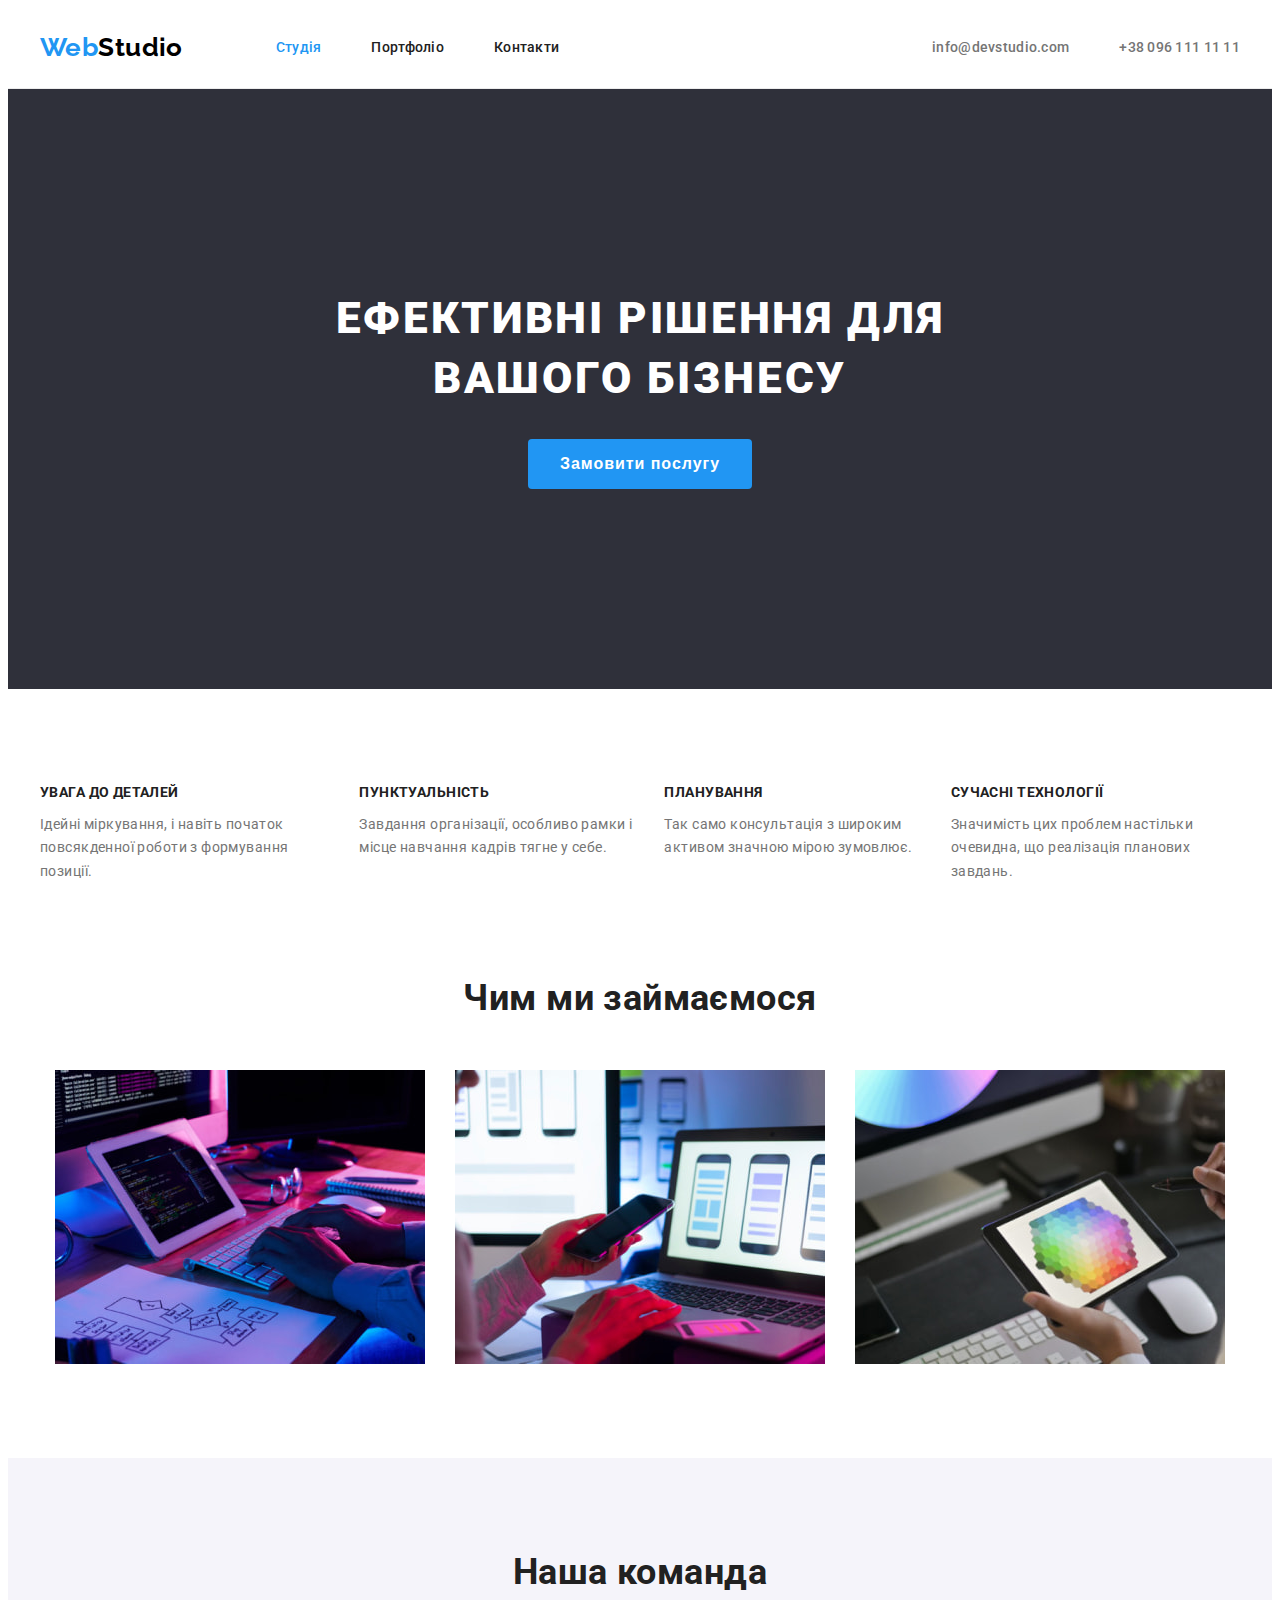
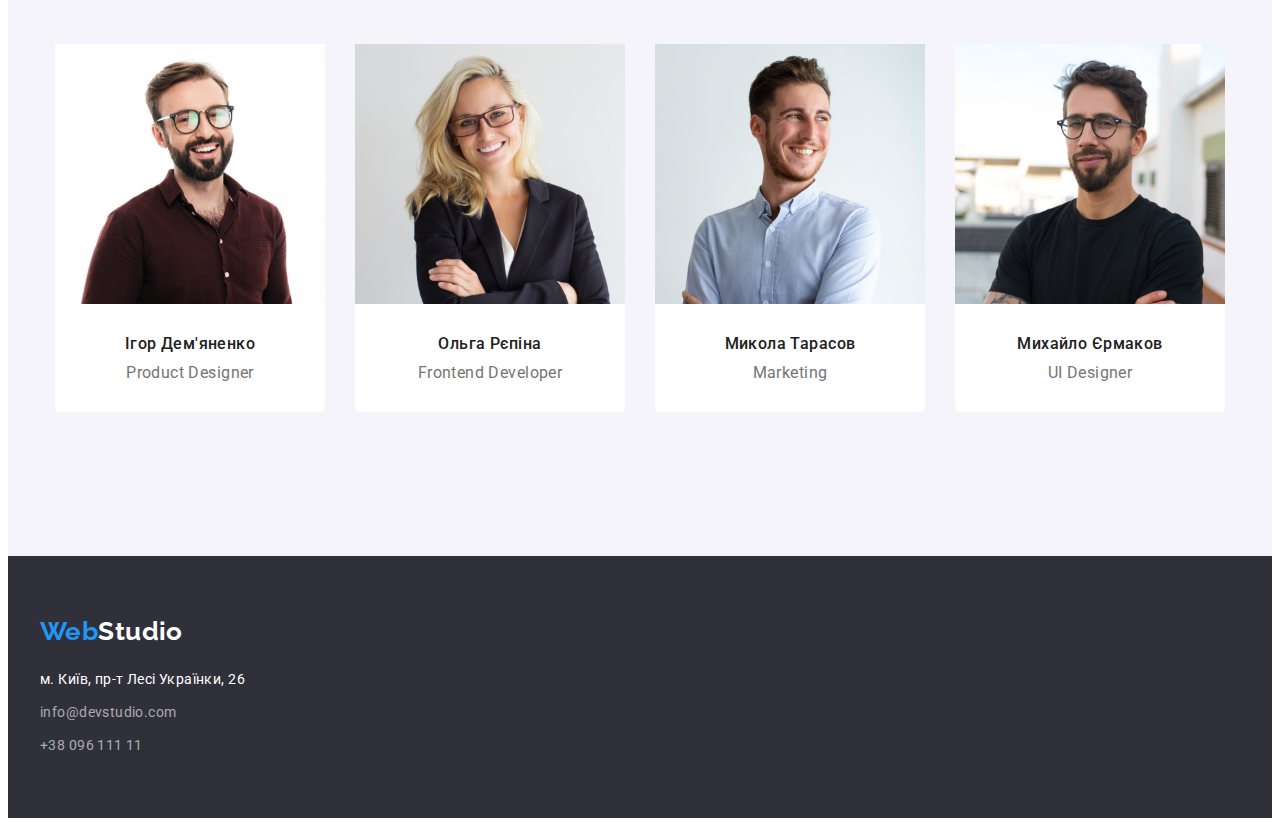
<file: index.html>
<!DOCTYPE html>
<html lang="uk">
  <head>
    <meta charset="UTF-8" />
    <meta http-equiv="X-UA-Compatible" content="IE=edge" />
    <meta name="viewport" content="width=device-width, initial-scale=1.0" />
    <title>WebStudio</title>
    <link rel="preconnect" href="https://fonts.googleapis.com" />
    <link rel="preconnect" href="https://fonts.gstatic.com" crossorigin />
    <link
      href="https://fonts.googleapis.com/css2?family=Raleway:wght@700&family=Roboto:wght@400;500;700&display=swap"
      rel="stylesheet"
    />
    <link
      rel="stylesheet"
      href="https://cdnjs.cloudflare.com/ajax/libs/modern-normalize/1.1.0/modern-normalize.min.css"
      integrity="sha512-wpPYUAdjBVSE4KJnH1VR1HeZfpl1ub8YT/NKx4PuQ5NmX2tKuGu6U/JRp5y+Y8XG2tV+wKQpNHVUX03MfMFn9Q=="
      crossorigin="anonymous"
      referrerpolicy="no-referrer"
    />
    <link rel="stylesheet" href="./css/styles.css" />
  </head>
  <body>
    <header class="header">
      <div class="container header-container">
        <nav class="navigation">
          <a class="logo" href="./index.html"
            >Web<span class="logo-header">Studio</span></a
          >
          <ul class="nav-list">
            <li class="nav-item">
              <a class="nav-link active" href="./index.html">Студія</a>
            </li>
            <li class="nav-item">
              <a class="nav-link" href="./portfolio.html">Портфоліо</a>
            </li>
            <li class="nav-item"><a class="nav-link" href="#">Контакти</a></li>
          </ul>
        </nav>

        <ul class="header-contact">
          <li class="header-contact-item">
            <a class="header-contact-link" href="mailto:info@devstudio.com"
              >info@devstudio.com</a
            >
          </li>
          <li class="header-contact-item">
            <a class="header-contact-link" href="tel:+380961111111"
              >+38 096 111 11 11</a
            >
          </li>
        </ul>
      </div>
    </header>

    <main class="main">
      <section class="hero">
          <h1 class="title">
            Ефективні рішення для <br />
            вашого бізнесу
          </h1>
          <button class="hero-button" type="button">Замовити послугу</button>
      </section>
      <section class="benefits section">
        <div class="container">
          <h2 class="section-title hidden">Про нас</h2>
          <ul class="benefits-list">
            <li class="benefits-item">
              <p class="benefits-subtitle">УВАГА ДО ДЕТАЛЕЙ</p>
              <p class="benefits-description">
                Ідейні міркування, і навіть початок повсякденної роботи з
                формування позиції.
              </p>
            </li>
            <li class="benefits-item">
              <p class="benefits-subtitle">ПУНКТУАЛЬНІСТЬ</p>
              <p class="benefits-description">
                Завдання організації, особливо рамки і місце навчання кадрів
                тягне у себе.
              </p>
            </li>
            <li class="benefits-item">
              <p class="benefits-subtitle">ПЛАНУВАННЯ</p>
              <p class="benefits-description">
                Так само консультація з широким активом значною мірою зумовлює.
              </p>
            </li>
            <li class="benefits-item">
              <p class="benefits-subtitle">СУЧАСНІ ТЕХНОЛОГІЇ</p>
              <p class="benefits-description">
                Значимість цих проблем настільки очевидна, що реалізація
                планових завдань.
              </p>
            </li>
          </ul>
        </div>
      </section>
      <section class="about section">
        <div class="container">
          <h2 class="section-title">Чим ми займаємося</h2>
          <ul class="about-list">
            <li class="about-item">
              <img
                class="images-about"
                src="./images/about1.jpg"
                alt="Розробка сайту"
                width="370"
              />
            </li>
            <li class="about-item">
              <img
                class="images-about"
                src="./images/about2.jpg"
                alt="Розробка мобільного додатку"
                width="370"
              />
            </li>
            <li class="about-item">
              <img
                class="images-about"
                src="./images/about3.jpg"
                alt="Розробка дизайну на планшеті"
                width="370"
              />
            </li>
          </ul>
        </div>
      </section>
      <section class="team section">
        <div class="container">
          <h2 class="section-title">Наша команда</h2>
          <ul class="team-list">
            <li class="team-item">
              <img
                class="image-team"
                src="./images/team1.jpg"
                alt="Чоловік з темним волоссям та бородою, в темній сорочці та в окулярах, який посміхається"
                width="270"
                height="260"
              />
              <p class="team-name">Ігор Дем'яненко</p>
              <p class="team-position">Product Designer</p>
            </li>
            <li class="team-item">
              <img
                class="image-team"
                src="./images/team2.jpg"
                alt="Блондинка в окулярах та в чорному піджаку, яка посміхається"
                width="270"
                height="260"
              />
              <p class="team-name">Ольга Рєпіна</p>
              <p class="team-position">Frontend Developer</p>
            </li>
            <li class="team-item">
              <img
                class="image-team"
                src="./images/team3.jpg"
                alt="Русявий чоловік у світлій сорочці, який посміхається"
                width="270"
                height="260"
              />
              <p class="team-name">Микола Тарасов</p>
              <p class="team-position">Marketing</p>
            </li>
            <li class="team-item">
              <img
                class="image-team"
                src="./images/team4.jpg"
                alt="Чоловік з темним волоссям та бородою, в чорній футболці та в окулярах"
                width="270"
                height="260"
              />
              <p class="team-name">Михайло Єрмаков</p>
              <p class="team-position">UI Designer</p>
            </li>
          </ul>
        </div>
      </section>
    </main>

    <footer class="footer">
      <div class="container">
        <a class="logo" href="#">Web<span class="logo-footer">Studio</span></a>
      <address class="address">
        <ul class="address-list">
          <li class="address-item">
            <a class="address-link first" href="#"
              >м. Київ, пр-т Лесі Українки, 26</a
            >
          </li>
          <li class="address-item">
            <a class="address-link" href="mailto:info@devstudio.com"
              >info@devstudio.com</a
            >
          </li>
          <li class="address-item">
            <a class="address-link" href="tel:+3809611111">+38 096 111 11</a>
          </li>
        </ul>
      </address>
      </div>
    </footer>
  </body>
</html>
</file>
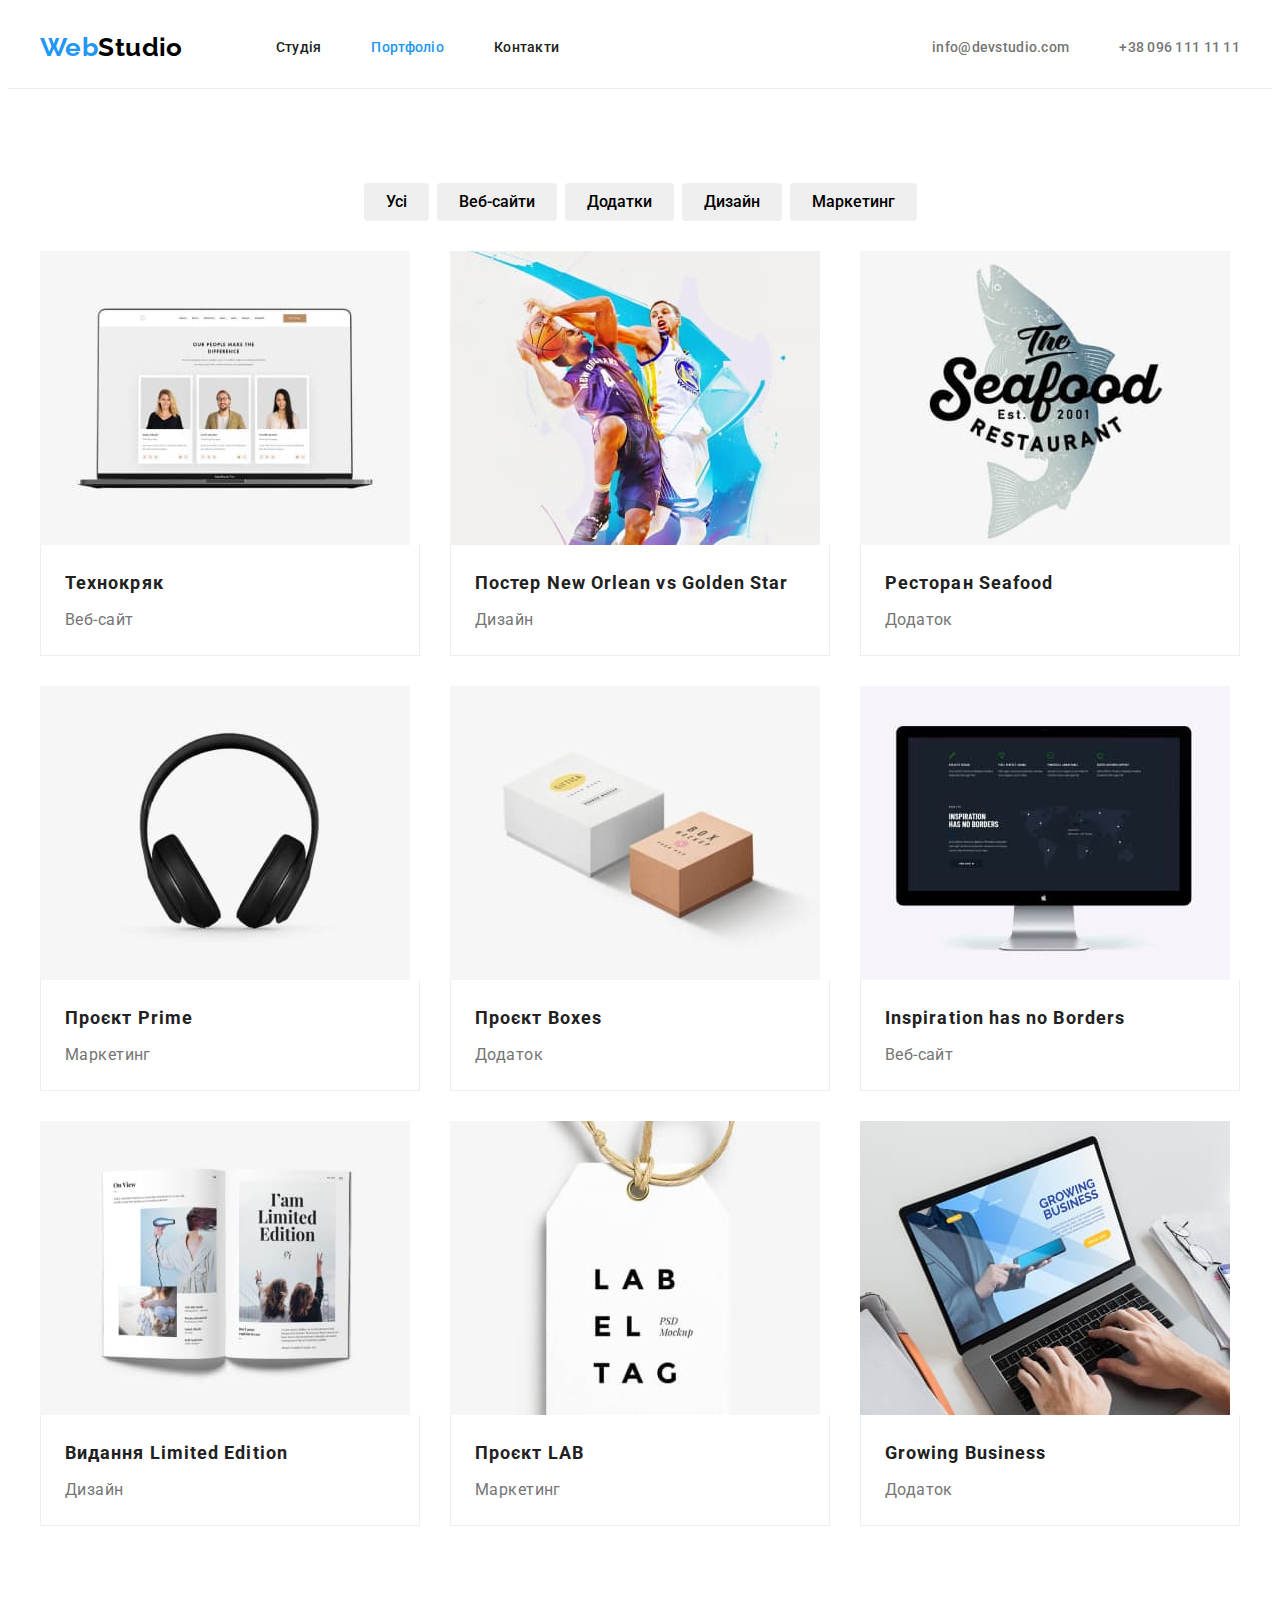
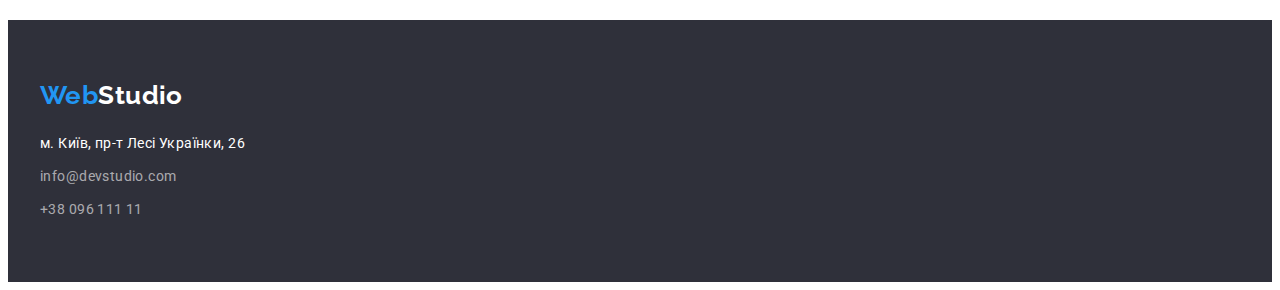
<file: portfolio.html>
<!DOCTYPE html>
<html lang="uk">
  <head>
    <meta charset="UTF-8" />
    <meta http-equiv="X-UA-Compatible" content="IE=edge" />
    <meta name="viewport" content="width=device-width, initial-scale=1.0" />
    <title>Портфоліо</title>
    <link
      href="https://fonts.googleapis.com/css2?family=Raleway:wght@700&family=Roboto:wght@400;500;700&display=swap"
      rel="stylesheet"
    />
    <link
      rel="stylesheet"
      href="https://cdnjs.cloudflare.com/ajax/libs/modern-normalize/1.1.0/modern-normalize.min.css"
      integrity="sha512-wpPYUAdjBVSE4KJnH1VR1HeZfpl1ub8YT/NKx4PuQ5NmX2tKuGu6U/JRp5y+Y8XG2tV+wKQpNHVUX03MfMFn9Q=="
      crossorigin="anonymous"
      referrerpolicy="no-referrer"
    />
    <link rel="stylesheet" href="./css/styles.css" />
  </head>
  <body>
    <header class="header">
      <div class="container header-container">
        <nav class="navigation">
          <a class="logo" href="./index.html"
            >Web<span class="logo-header">Studio</span></a
          >
          <ul class="nav-list">
            <li class="nav-item">
              <a class="nav-link" href="./index.html">Студія</a>
            </li>
            <li class="nav-item">
              <a class="nav-link active" href="./portfolio.html">Портфоліо</a>
            </li>
            <li class="nav-item"><a class="nav-link" href="#">Контакти</a></li>
          </ul>
        </nav>

        <ul class="header-contact">
          <li class="header-contact-item">
            <a class="header-contact-link" href="mailto:info@devstudio.com"
              >info@devstudio.com</a
            >
          </li>
          <li class="header-contact-item">
            <a class="header-contact-link" href="tel:+380961111111"
              >+38 096 111 11 11</a
            >
          </li>
        </ul>
      </div>
    </header>

    <main class="portfolio">
      <h1 class="hidden">Портфоліо</h1>
      
      <section class="example section">
        <div class="container">
          <ul class="filter-list">
            <li class="filter-item">
              <button class="filter-btn" type="button">Усі</button>
            </li>
            <li class="filter-item">
              <button class="filter-btn" type="button">Веб-сайти</button>
            </li>
            <li class="filter-item">
              <button class="filter-btn" type="button">Додатки</button>
            </li>
            <li class="filter-item">
              <button class="filter-btn" type="button">Дизайн</button>
            </li>
            <li class="filter-item">
              <button class="filter-btn" type="button">Маркетинг</button>
            </li>
          </ul>
  
          <ul class="gallery">
            <li class="gallery-item">
              <a class="gallery-link" href="#">
                <img
                  class="gallery-img"
                  src="./images/portfolio/portfolio1.jpg"
                  alt="Проєкт сайту Технокряк"
                  width="370"
                  height="294"
                />
                <div class="card-wrapper">
                  <p class="gallery-name">Технокряк</p>
                <p class="gallery-text">Веб-сайт</p>
                </div>
              </a>
            </li>
  
            <li class="gallery-item">
              <a class="gallery-link" href="#">
                <img
                  class="gallery-img"
                  src="./images/portfolio/portfolio2.jpg"
                  alt="Два чоловіки які грають в баскетбол"
                  width="370"
                  height="294"
                />
                <div class="card-wrapper">
                  <p class="gallery-name">Постер New Orlean vs Golden Star</p>
                  <p class="gallery-text">Дизайн</p>
                </div>
                </a>
            </li>
            <li class="gallery-item">
              <a class="gallery-link" href="#">
                <img
                  class="gallery-img"
                  src="./images/portfolio/portfolio3.jpg"
                  alt="Логотип ресторану"
                  width="370"
                  height="294"
                />
                <div class="card-wrapper">
                  <p class="gallery-name">Ресторан Seafood</p>
                <p class="gallery-text">Додаток</p>
                </div>
              </a>
            </li>
            <li class="gallery-item">
              <a class="gallery-link" href="#">
                <img
                  class="gallery-img"
                  src="./images/portfolio/portfolio4.jpg"
                  alt="Геймерські навушники"
                  width="370"
                  height="294"
                />
                <div class="card-wrapper">
                  <p class="gallery-name">Проєкт Prime</p>
                <p class="gallery-text">Маркетинг</p>
                </div>
                
              </a>
            </li>
            <li class="gallery-item">
              <a class="gallery-link" href="#">
                <img
                  class="gallery-img"
                  src="./images/portfolio/portfolio5.jpg"
                  alt="Біла та коричнева коробки"
                  width="370"
                  height="294"
                />
                <div class="card-wrapper">
                  <p class="gallery-name">Проєкт Boxes</p>
                  <p class="gallery-text">Додаток</p>
                </div>
                
              </a>
            </li>
            <li class="gallery-item">
              <a class="gallery-link" href="#">
                <img
                  class="gallery-img"
                  src="./images/portfolio/portfolio6.jpg"
                  alt="Монітор комп'ютера"
                  width="370"
                  height="294"
                />
                <div class="card-wrapper">
                  <p class="gallery-name">Inspiration has no Borders</p>
                  <p class="gallery-text">Веб-сайт</p>
                </div>
                
              </a>
            </li>
            <li class="gallery-item">
              <a class="gallery-link" href="#">
                <img
                  class="gallery-img"
                  src="./images/portfolio/portfolio7.jpg"
                  alt="Видання в розгорнутому вигляді"
                  width="370"
                  height="294"
                />
                <div class="card-wrapper">
                  <p class="gallery-name">Видання Limited Edition</p>
                  <p class="gallery-text">Дизайн</p>
                </div>
                
              </a>
            </li>
            <li class="gallery-item">
              <a class="gallery-link" href="#">
                <img
                  class="gallery-img"
                  src="./images/portfolio/portfolio8.jpg"
                  alt="Ярлик з логотипом компанії"
                  width="370"
                  height="294"
                />
                <div class="card-wrapper">
                  <p class="gallery-name">Проєкт LAB</p>
                  <p class="gallery-text">Маркетинг</p>
                </div>
                
              </a>
            </li>
            <li class="gallery-item">
              <a class="gallery-link" href="#">
                <img
                  class="gallery-img"
                  src="./images/portfolio/portfolio9.jpg"
                  alt="Ноутбук на якому відкритий сайт Growing Business"
                  width="370"
                  height="294"
                />
                <div class="card-wrapper">
                  <p class="gallery-name">Growing Business</p>
                  <p class="gallery-text">Додаток</p>
                </div>
                
              </a>
            </li>
          </ul>
        </div>
      </section>
    </main>

    <footer class="footer">
      <div class="container">
        <a class="logo" href="#">Web<span class="logo-footer">Studio</span></a>
      <address class="address">
        <ul class="address-list">
          <li class="address-item">
            <a class="address-link first" href="#"
              >м. Київ, пр-т Лесі Українки, 26</a
            >
          </li>
          <li class="address-item">
            <a class="address-link" href="mailto:info@devstudio.com"
              >info@devstudio.com</a
            >
          </li>
          <li class="address-item">
            <a class="address-link" href="tel:+3809611111">+38 096 111 11</a>
          </li>
        </ul>
      </address>
      </div>
    </footer>
  </body>
</html>
</file>
<file: css/styles.css>
/* Style for Studio */
:root {
  --main-font: "Roboto", sans-serif;
  --secondary-font: "Raleway", sans-serif;
  --primary-text-color: #212121;
  --secondary-text-color: #757575;
  --primary-bg-color: #fff;
  --accent-color: #2196f3;
  --logo-color: #000000;
  --secondary-bg-color: #2f303a;
  --link-color: rgba(255, 255, 255, 0.6);
  --primary-border-color: #ececec;
  --grey-bg-color: #f5f4fa;
  --galery-br-color: #eeeeee;
}
/* 
 *{
  outline: 0.5px solid red;
} 
*/

body {
  font-family: var(--main-font);
  font-size: 14px;
  line-height: 1.71;
  color: var(--primary-text-color);
  letter-spacing: 0.03em;
}

h1,
h2,
h3,
h4,
h5,
h6,
p,
ul {
  margin: 0;
}

ul {
  list-style: none;
  padding: 0;
}

img {
  height: auto;
  display: block;
  max-width: 100%;
}

.container {
  margin: 0 auto;
  padding: 0 15px;
  width: 1200px;
}

.section {
  padding: 94px 0;
}

.benefits.section {
  padding-bottom: 0;
}

.header {
  padding: 24px 0 25px 0;

  border-bottom: 1px solid var(--primary-border-color);
  background-color: var(--primary-bg-color);
}

.header-container {
  display: flex;
  align-items: center;
}

.logo {
  font-family: var(--secondary-font);
  font-weight: 700;
  font-size: 26px;
  line-height: 1.2;
  text-decoration: none;
  color: var(--accent-color);
}

.logo-header {
  color: var(--logo-color);
}

.header-contact {
  display: flex;
  margin-left: auto;
}

.navigation {
  display: flex;
}

.nav-list {
  display: flex;
  align-items: center;
  margin-left: 93px;
}

.nav-item {
  margin-right: 50px;
}

.nav-item:last-child {
  margin-right: 0;
}

/* 
.nav-list .nav-item + .nav-item {
  margin-left: 50px;
} */

.nav-link {
  font-weight: 500;
  line-height: 1.1;
  letter-spacing: 0.02em;
  text-decoration: none;
  color: var(--primary-text-color);
}

.active {
  color: var(--accent-color);
}

.nav-link:focus,
.nav-link:hover {
  color: var(--accent-color);
}

.header-contact-link {
  font-weight: 500;
  line-height: 1.1;
  letter-spacing: 0.02em;
  text-decoration: none;
  color: var(--secondary-text-color);
}

.header-contact-item {
  margin-right: 50px;
}

.header-contact-item:last-child {
  margin-right: 0;
}

.header-contact-link:hover,
.header-contact-link:focus {
  color: var(--accent-color);
}

/*  HERO */

.hero {
  padding: 200px 0;

  background-color: var(--secondary-bg-color);
}

.title {
  margin-bottom: 30px;

  font-weight: 900;
  font-size: 44px;
  line-height: 1.36;
  text-align: center;
  letter-spacing: 0.06em;
  text-transform: uppercase;
  color: var(--primary-bg-color);
}

.hero-button {
  margin: 0 auto;
  padding: 10px 32px;
  border: none;
  border-radius: 4px;

  display: block;
  color: var(--primary-bg-color);
  background-color: var(--accent-color);
  font-weight: 700;
  font-size: 16px;
  line-height: 1.88;
  text-align: center;
  letter-spacing: 0.06em;
  cursor: pointer;
}

.hero-button:focus,
.hero-button:hover {
  color: var(--accent-color);
  background-color: var(--primary-bg-color);
}

.section-title {
  font-weight: 700;
  font-size: 36px;
  line-height: 1.16;
  text-align: center;
  color: var(--primary-text-color);
}

.hidden {
  display: none;
}

.benefits-list {
  display: flex;
}

.benefits-item {
  margin-right: 30px;
}

.benefits-item:last-child {
  margin-right: 0;
}

.benefits-subtitle {
  font-weight: 700;
  line-height: 1.4;

  margin-bottom: 10px;
}

.benefits-description {
  color: var(--secondary-text-color);
}

.about-list {
  display: flex;
  justify-content: center;

  margin-top: 50px;
}

.about-item {
  margin-right: 30px;
}

.about-item:last-child {
  margin-right: 0px;
}

.team {
  background-color: var(--grey-bg-color);
}

.team-list {
  display: flex;
  justify-content: center;
  padding-top: 50px;
  padding-bottom: 50px;
}

.team-item {
  margin-right: 30px;
  padding-bottom: 30px;
  border-radius: 0px 0px 4px 4px;

  background-color: var(--primary-bg-color);
}

.team-item:last-child {
  margin-right: 0;
}

.team-name {
  margin: 30px 0 10px 0;
  text-align: center;

  font-weight: 500;
  font-size: 16px;
  line-height: 1.19;
  color: var(--primary-text-color);
}

.team-position {
  text-align: center;
  font-size: 16px;
  line-height: 1.19;
  color: var(--secondary-text-color);
}

.footer {
  padding: 60px 0;

  background-color: var(--secondary-bg-color);
}

.logo-footer {
  color: var(--primary-bg-color);
}

.address {
  margin-top: 20px;
}

.address-link {
  font-style: normal;
  text-decoration: none;
  color: var(--link-color);
}

.address-item {
  margin-bottom: 9px;
}

.address-item:last-child {
  margin-bottom: 0;
}

.first {
  color: var(--primary-bg-color);
}

.address-link:focus,
.address-link:hover {
  color: var(--accent-color);
}

/* Style for Portfolio */

.filter-list {
  display: flex;
  justify-content: center;
  align-items: center;
}

.filter-item {
  margin-right: 8px;
}

.filter-item:last-child {
  margin-right: 0;
}

.filter-btn {
  border: none;
  border-radius: 4px;
  padding: 6px 22px;

  font-family: var(--main-font);
  font-weight: 500;
  font-size: 16px;
  line-height: 1.62;
  text-align: center;
  cursor: pointer;
}

.filter-btn:focus,
.filter-btn:hover {
  color: var(--primary-bg-color);
  background-color: var(--accent-color);
}

.gallery {
  display: flex;
  flex-wrap: wrap;
}

.gallery-item {
  flex-basis: calc((100% - 60px) / 3);
  margin-right: 30px;
  margin-top: 30px;
}

.gallery-item:nth-child(3n) {
  margin-right: 0;
}

.card-wrapper {
  padding: 20px 24px;
  border-right: 1px solid var(--galery-br-color);
  border-left: 1px solid var(--galery-br-color);
  border-bottom: 1px solid var(--galery-br-color);
}

.gallery-name {
  margin-bottom: 4px;
  font-family: var(--main-font);
  font-weight: 700;
  font-size: 18px;
  line-height: 2;
  letter-spacing: 0.06em;
  color: var(--primary-text-color);
}

.gallery-text {
  font-family: var(--main-font);
  font-size: 16px;
  line-height: 1.88;
  color: var(--secondary-text-color);
}

.gallery-link {
  text-decoration: none;
}
</file>
